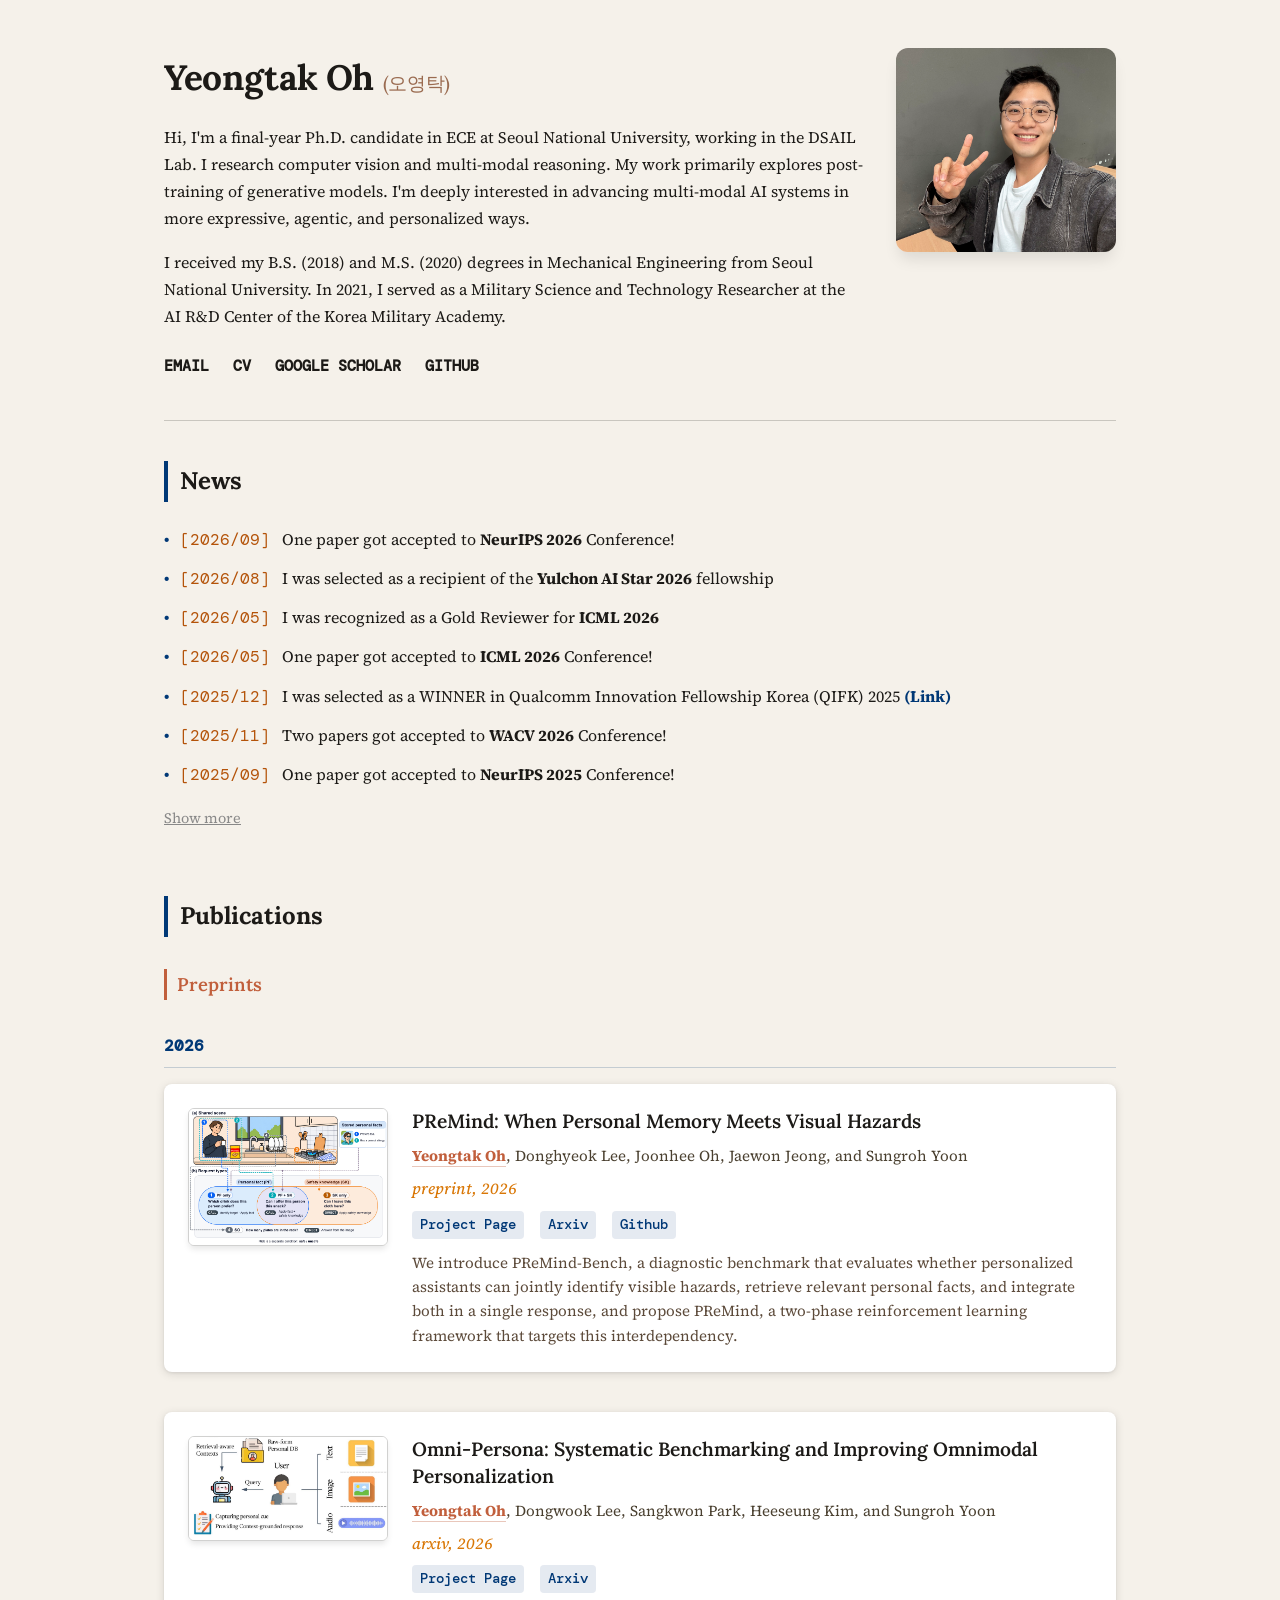
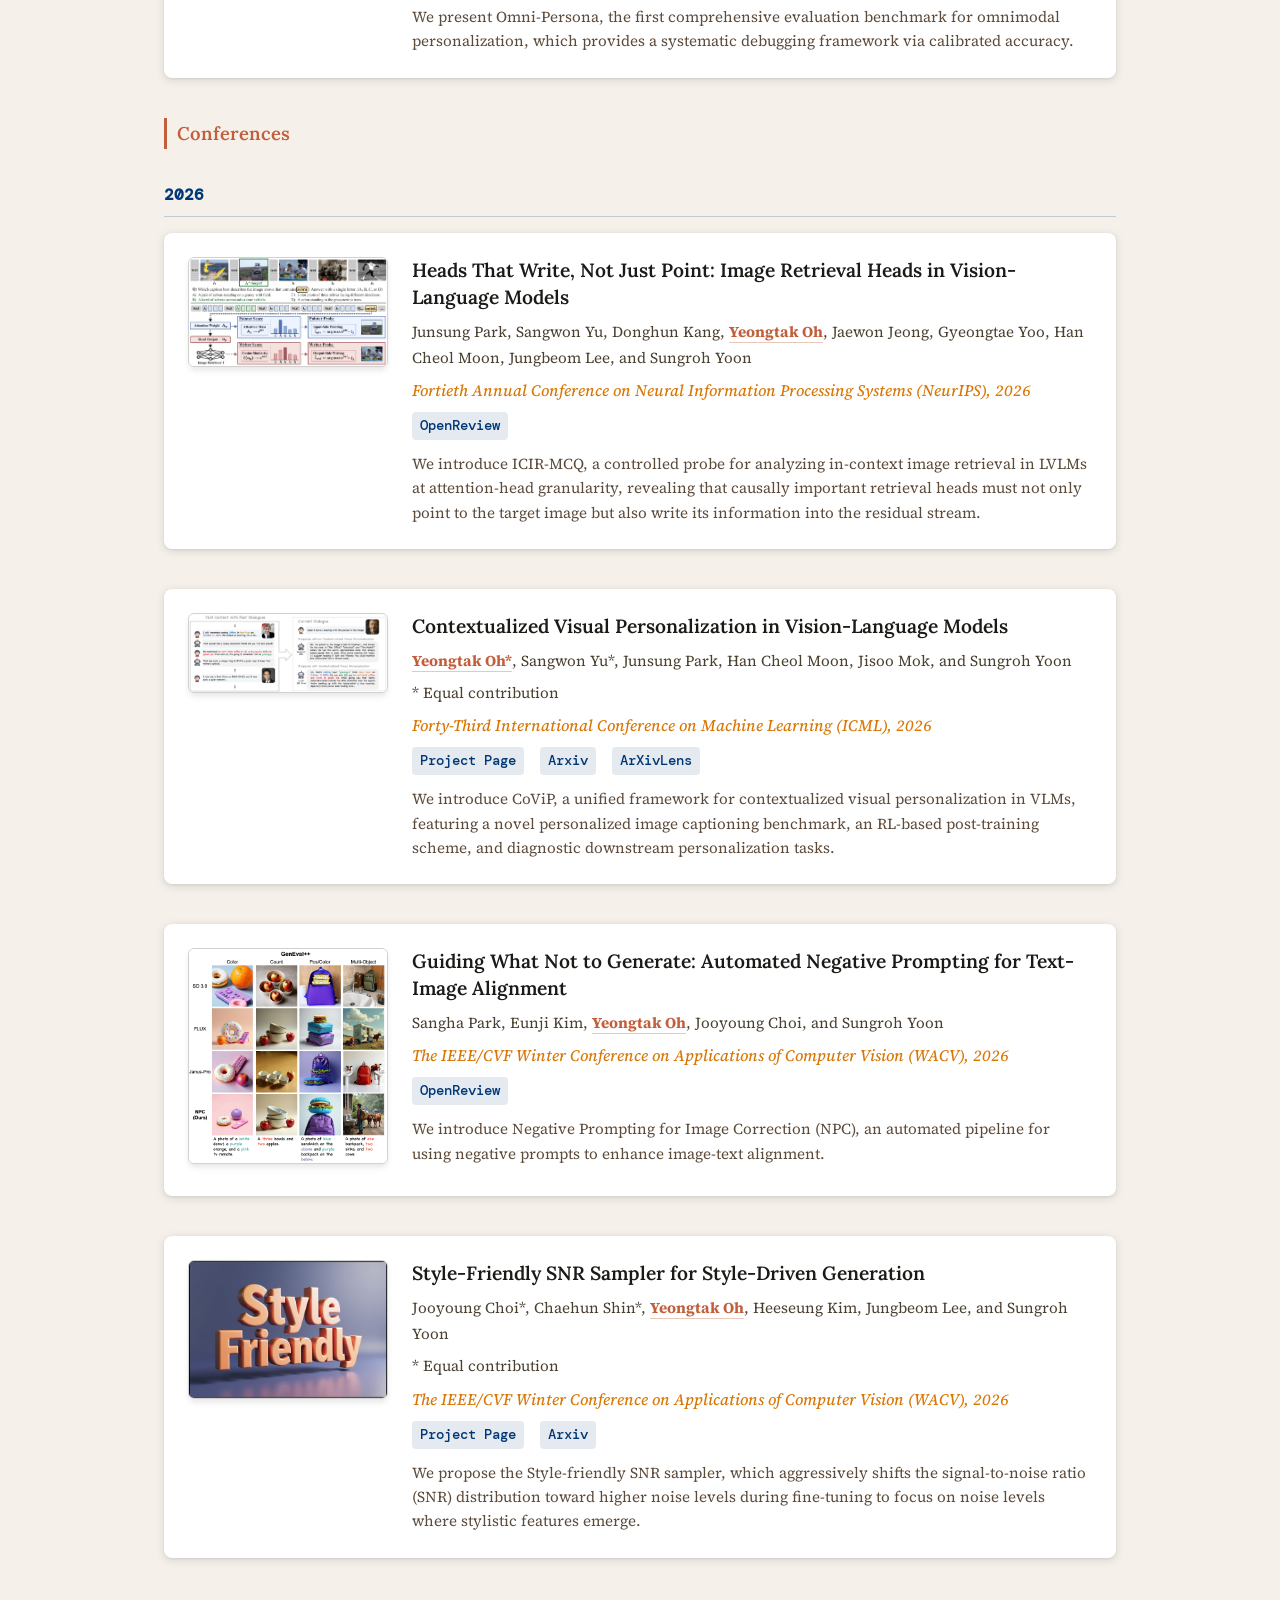
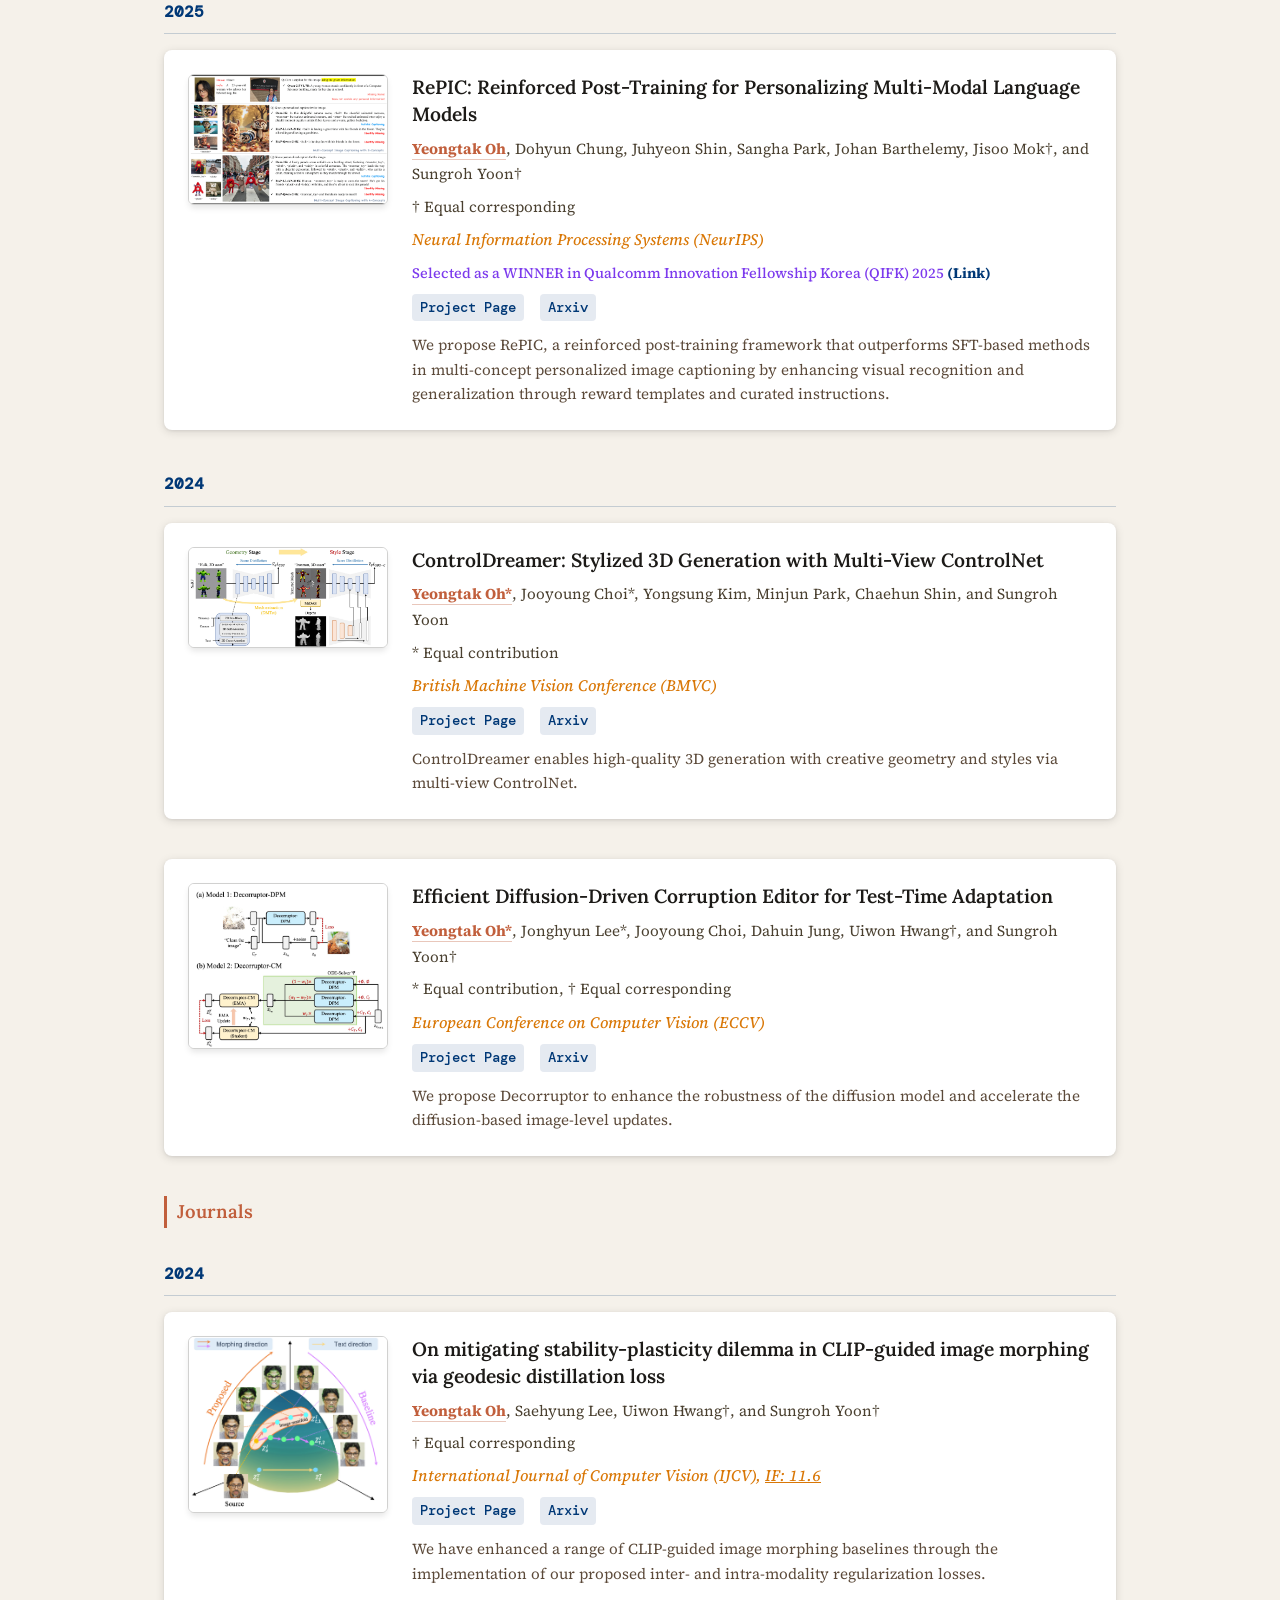
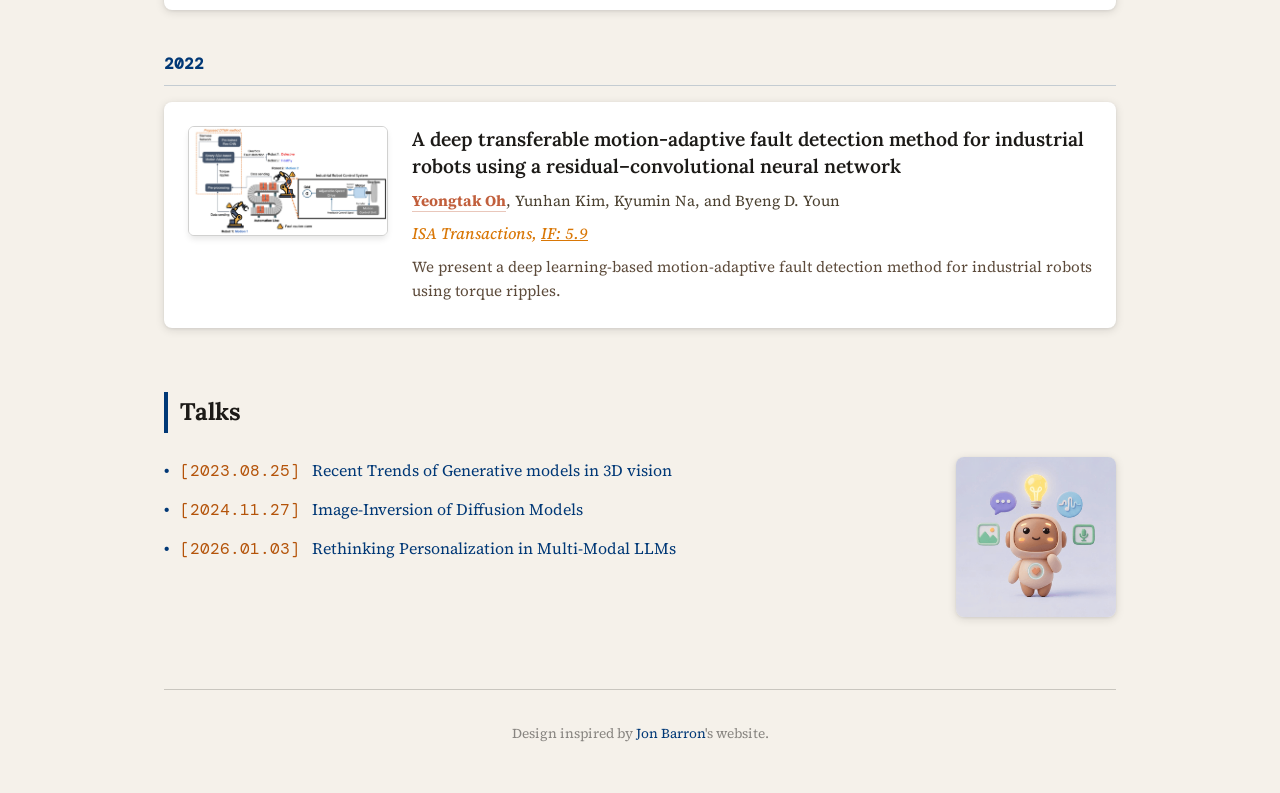
<file: index.html>
<!DOCTYPE HTML>
<html lang="en">
<head>
  <meta http-equiv="Content-Type" content="text/html; charset=UTF-8">
  <meta name="viewport" content="width=device-width, initial-scale=1">
  <title>Yeongtak Oh</title>
  
  <meta name="author" content="Yeongtak Oh">
  <link rel="stylesheet" type="text/css" href="stylesheet.css">
  <link rel="preconnect" href="https://fonts.googleapis.com">
  <link rel="preconnect" href="https://fonts.gstatic.com" crossorigin>
  <link href="https://fonts.googleapis.com/css2?family=Lora:ital,wght@0,400;0,500;0,600;0,700;1,400;1,500&family=Source+Serif+4:ital,opsz,wght@0,8..60,300;0,8..60,400;0,8..60,500;1,8..60,300;1,8..60,400&family=DM+Mono:wght@300;400&display=swap" rel="stylesheet">
  
  <link rel="icon" href="data:image/svg+xml,<svg xmlns=%22http://www.w3.org/2000/svg%22 viewBox=%220 0 100 100%22><rect width=%22100%22 height=%22100%22 rx=%2212%22 fill=%22%231c1a17%22/><text y=%2268%22 x=%2250%22 text-anchor=%22middle%22 font-size=%2248%22 font-family=%22Georgia,serif%22 font-weight=%22bold%22 fill=%22%23f5f0e8%22>YT</text></svg>">
</head>

<body>
  <div class="container">
    
    <header class="profile-section">
      <div class="profile-text">
        <h1 class="name">Yeongtak Oh <span class="korean-name">(오영탁)</span></h1>
        <p class="bio">
          Hi, I'm a final-year Ph.D. candidate in ECE at Seoul National University, working in the DSAIL Lab. I research computer vision and multi-modal reasoning. My work primarily explores post-training of generative models. I'm deeply interested in advancing multi-modal AI systems in more expressive, agentic, and personalized ways.
        </p>
        <p class="bio">
          I received my B.S. (2018) and M.S. (2020) degrees in Mechanical Engineering from Seoul National University. In 2021, I served as a Military Science and Technology Researcher at the AI R&D Center of the Korea Military Academy.
        </p>
        <div class="social-links">
          <a href="mailto:oyt9306@gmail.com">Email</a>
          <a href="data/CV_YeongtakOh.pdf">CV</a>
          <a href="https://scholar.google.co.kr/citations?user=1251qTIAAAAJ&hl=ko" target="_blank" rel="noopener noreferrer">Google Scholar</a>
          <a href="https://github.com/oyt9306" target="_blank" rel="noopener noreferrer">Github</a>
        </div>
      </div>
      <div class="profile-image-wrapper">
        <img src="images/profile_2.jpg" alt="Yeongtak Oh" class="profile-img">
      </div>
    </header>

    <hr class="divider">

    <section class="section news">
      <h2 class="section-title">News</h2>
      <ul class="news-list">
        <li><span class="date">[2026/09]</span> One paper got accepted to <b>NeurIPS 2026</b> Conference!</li>
        <li><span class="date">[2026/08]</span> I was selected as a recipient of the <b>Yulchon AI Star 2026</b> fellowship</li>
        <li><span class="date">[2026/05]</span> I was recognized as a Gold Reviewer for <b>ICML 2026</b></li>
        <li><span class="date">[2026/05]</span> One paper got accepted to <b>ICML 2026</b> Conference!</li>
        <li><span class="date">[2025/12]</span> I was selected as a WINNER in Qualcomm Innovation Fellowship Korea (QIFK) 2025 <a href="https://www.qualcomm.com/research/university-relations/innovation-fellowship/winners" target="_blank" rel="noopener noreferrer"><b>(Link)</b></a></li>
        <li><span class="date">[2025/11]</span> Two papers got accepted to <b>WACV 2026</b> Conference!</li>
        <li><span class="date">[2025/09]</span> One paper got accepted to <b>NeurIPS 2025</b> Conference!</li>
      </ul>
      <ul class="news-list news-hidden" id="news-more" style="display: none;">
        <li><span class="date">[2024/11]</span> One paper got accepted to <b>IJCV 2024</b> Journal!</li>
        <li><span class="date">[2024/07]</span> One paper got accepted to <b>BMVC 2024</b> Conference!</li>
        <li><span class="date">[2024/07]</span> One paper got accepted to <b>ECCV 2024</b> Conference!</li>
      </ul>
      <button id="news-toggle" onclick="(function(){var m=document.getElementById('news-more');var b=document.getElementById('news-toggle');var hidden=m.style.display==='none';m.style.display=hidden?'':'none';b.textContent=hidden?'Show less':'Show more';})()" style="background:none;border:none;padding:4px 0;margin-top:4px;cursor:pointer;font-family:inherit;font-size:0.9em;color:#888;text-decoration:underline;">Show more</button>
    </section>
    
    <section class="section publications">
      <h2 class="section-title">Publications</h2>
      
      <h3 class="subsection-title">Preprints</h3>
      <h3 class="year-heading">2026</h3>
      <article class="paper-entry">
        <div class="paper-img-container">
          <img src="images/premind_teaser.png" alt="PReMind" class="paper-img">
        </div>
        <div class="paper-content">
          <a href="https://oyt9306.github.io/premind.github.io/" class="paper-title">
            PReMind: When Personal Memory Meets Visual Hazards
          </a>
          <p class="authors">
            <span class="me">Yeongtak Oh</span>, Donghyeok Lee, Joonhee Oh, Jaewon Jeong, and Sungroh Yoon
          </p>
          <p class="venue">preprint, 2026</p>
          <div class="links">
            <a href="https://oyt9306.github.io/premind.github.io/" target="_blank" rel="noopener noreferrer">Project Page</a>
            <a href="https://arxiv.org/abs/2611.23808" target="_blank" rel="noopener noreferrer">Arxiv</a>
            <a href="https://github.com/oyt9306/PReMind" target="_blank" rel="noopener noreferrer">Github</a>
          </div>
          <p class="abstract">We introduce PReMind-Bench, a diagnostic benchmark that evaluates whether personalized assistants can jointly identify visible hazards, retrieve relevant personal facts, and integrate both in a single response, and propose PReMind, a two-phase reinforcement learning framework that targets this interdependency.</p>
        </div>
      </article>

      <article class="paper-entry">
        <div class="paper-img-container">
          <img src="images/omnipersona.jpeg" alt="Omni-Persona" class="paper-img">
        </div>
        <div class="paper-content">
          <a href="" class="paper-title">
            Omni-Persona: Systematic Benchmarking and Improving Omnimodal Personalization

          </a>
          <p class="authors">
            <span class="me">Yeongtak Oh</span>, Dongwook Lee, Sangkwon Park, Heeseung Kim, and Sungroh Yoon
          </p>
          <p class="venue">arxiv, 2026</p>
          <div class="links">
            <a href="https://github.com/oyt9306/Omni-Persona/tree/main" target="_blank" rel="noopener noreferrer">Project Page</a>
            <a href="https://arxiv.org/abs/2605.09996v2" target="_blank" rel="noopener noreferrer">Arxiv</a>
          </div>
          <p class="abstract">We present Omni-Persona, the first comprehensive evaluation benchmark for omnimodal personalization, which provides a systematic debugging framework via calibrated accuracy.</p>
        </div>
      </article>
      
      <h3 class="subsection-title">Conferences</h3>

      <h3 class="year-heading">2026</h3>
      <article class="paper-entry">
        <div class="paper-img-container">
          <img src="images/heads_that_write.png" alt="Heads That Write, Not Just Point" class="paper-img">
        </div>
        <div class="paper-content">
          <a href="" class="paper-title">
            Heads That Write, Not Just Point: Image Retrieval Heads in Vision-Language Models
          </a>
          <p class="authors">
            Junsung Park, Sangwon Yu, Donghun Kang, <span class="me">Yeongtak Oh</span>, Jaewon Jeong, Gyeongtae Yoo, Han Cheol Moon, Jungbeom Lee, and Sungroh Yoon
          </p>
          <p class="venue">Fortieth Annual Conference on Neural Information Processing Systems (NeurIPS), 2026</p>
          <div class="links">
            <a href="" target="_blank" rel="noopener noreferrer">OpenReview</a>
          </div>
          <p class="abstract">We introduce ICIR-MCQ, a controlled probe for analyzing in-context image retrieval in LVLMs at attention-head granularity, revealing that causally important retrieval heads must not only point to the target image but also write its information into the residual stream.</p>
        </div>
      </article>

       <article class="paper-entry">
        <div class="paper-img-container">
          <img src="images/figure1.png" alt="CoViP" class="paper-img">
        </div>
        <div class="paper-content">
          <a href="" class="paper-title">
            Contextualized Visual Personalization in Vision-Language Models
          </a>
          <p class="authors">
            <span class="me">Yeongtak Oh*</span>, Sangwon Yu*, Junsung Park, Han Cheol Moon, Jisoo Mok, and Sungroh Yoon
          </p>
          <p class="authors">
            * Equal contribution
          </p>
          <p class="venue">Forty-Third International Conference on Machine Learning (ICML), 2026</p>
          <div class="links">
            <a href="https://oyt9306.github.io/covip.github.io/" target="_blank" rel="noopener noreferrer">Project Page</a>
            <a href="https://arxiv.org/abs/2602.03454" target="_blank" rel="noopener noreferrer">Arxiv</a>
            <a href="https://arxivlens.com/PaperView/Details/contextualized-visual-personalization-in-vision-language-models-8930-37a833cc" target="_blank" rel="noopener noreferrer">ArXivLens</a>
          </div>
          <p class="abstract">We introduce CoViP, a unified framework for contextualized visual personalization in VLMs, featuring a novel personalized image captioning benchmark, an RL-based post-training scheme, and diagnostic downstream personalization tasks.</p>
        </div>
      </article>
      
      <article class="paper-entry">
        <div class="paper-img-container">
          <img src="images/NPC.png" alt="NPC" class="paper-img">
        </div>
        <div class="paper-content">
          <a href="https://openreview.net/forum?id=tlYNuAGmOY&referrer=%5BAuthor%20Console%5D(%2Fgroup%3Fid%3Dthecvf.com%2FWACV%2F2026%2FConference%2FAuthors%23your-submissions)" class="paper-title">
            Guiding What Not to Generate: Automated Negative Prompting for Text-Image Alignment
          </a>
          <p class="authors">
            Sangha Park, Eunji Kim, <span class="me">Yeongtak Oh</span>, Jooyoung Choi, and Sungroh Yoon
          </p>
          <p class="venue">The IEEE/CVF Winter Conference on Applications of Computer Vision (WACV), 2026</p>
          <div class="links">
            <a href="https://openreview.net/forum?id=tlYNuAGmOY&referrer=%5BAuthor%20Console%5D(%2Fgroup%3Fid%3Dthecvf.com%2FWACV%2F2026%2FConference%2FAuthors%23your-submissions)" target="_blank" rel="noopener noreferrer">OpenReview</a>
          </div>
          <p class="abstract">We introduce Negative Prompting for Image Correction (NPC), an automated pipeline for using negative prompts to enhance image-text alignment.</p>
        </div>
      </article>

      <article class="paper-entry">
        <div class="paper-img-container">
          <img src="images/style_friendly.jpg" alt="Style Friendly" class="paper-img">
        </div>
        <div class="paper-content">
          <a href="https://arxiv.org/abs/2411.14793" class="paper-title">
            Style-Friendly SNR Sampler for Style-Driven Generation
          </a>
          <p class="authors">
            Jooyoung Choi*, Chaehun Shin*, <span class="me">Yeongtak Oh</span>, Heeseung Kim, Jungbeom Lee, and Sungroh Yoon
          </p>
          <p class="authors">
            * Equal contribution
          </p>
          <p class="venue">The IEEE/CVF Winter Conference on Applications of Computer Vision (WACV), 2026</p>
          <div class="links">
            <a href="https://stylefriendly.github.io/" target="_blank" rel="noopener noreferrer">Project Page</a>
            <a href="https://arxiv.org/abs/2411.14793" target="_blank" rel="noopener noreferrer">Arxiv</a>
          </div>
          <p class="abstract">We propose the Style-friendly SNR sampler, which aggressively shifts the signal-to-noise ratio (SNR) distribution toward higher noise levels during fine-tuning to focus on noise levels where stylistic features emerge.</p>
        </div>
      </article>

      <h3 class="year-heading">2025</h3>

      <article class="paper-entry">
        <div class="paper-img-container">
          <img src="images/teaser_renew_1-1.png" alt="RePIC" class="paper-img">
        </div>
        <div class="paper-content">
          <a href="https://arxiv.org/abs/2506.18369" class="paper-title">
            RePIC: Reinforced Post-Training for Personalizing Multi-Modal Language Models
          </a>
          <p class="authors">
            <span class="me">Yeongtak Oh</span>, Dohyun Chung, Juhyeon Shin, Sangha Park, Johan Barthelemy, Jisoo Mok†, and Sungroh Yoon†
          </p>
          <p class="authors">
            † Equal corresponding
          </p>
          <p class="venue">Neural Information Processing Systems (NeurIPS)</p>
          <p class="highlight-text">
            Selected as a WINNER in Qualcomm Innovation Fellowship Korea (QIFK) 2025 <a href="https://www.qualcomm.com/research/university-relations/innovation-fellowship/winners" target="_blank" rel="noopener noreferrer"><b>(Link)</b></a>
          </p>
          <div class="links">
            <a href="https://github.com/oyt9306/RePIC" target="_blank" rel="noopener noreferrer">Project Page</a>
            <a href="https://arxiv.org/abs/2506.18369" target="_blank" rel="noopener noreferrer">Arxiv</a>
          </div>
          <p class="abstract">We propose RePIC, a reinforced post-training framework that outperforms SFT-based methods in multi-concept personalized image captioning by enhancing visual recognition and generalization through reward templates and curated instructions.</p>
        </div>
      </article>

      <h3 class="year-heading">2024</h3>

      <article class="paper-entry">
        <div class="paper-img-container">
          <img src="images/controldreamer.jpg" alt="ControlDreamer" class="paper-img">
        </div>
        <div class="paper-content">
          <a href="https://controldreamer.github.io/" class="paper-title">
            ControlDreamer: Stylized 3D Generation with Multi-View ControlNet
          </a>
          <p class="authors">
            <span class="me">Yeongtak Oh*</span>, Jooyoung Choi*, Yongsung Kim, Minjun Park, Chaehun Shin, and Sungroh Yoon
          </p>
          <p class="authors">
            * Equal contribution
          </p>
          <p class="venue">British Machine Vision Conference (BMVC)</p>
          <div class="links">
            <a href="https://controldreamer.github.io/" target="_blank" rel="noopener noreferrer">Project Page</a>
            <a href="https://arxiv.org/abs/2312.01129" target="_blank" rel="noopener noreferrer">Arxiv</a>
          </div>
          <p class="abstract">ControlDreamer enables high-quality 3D generation with creative geometry and styles via multi-view ControlNet.</p>
        </div>
      </article>

      <article class="paper-entry">
        <div class="paper-img-container">
          <img src="images/decorruptor.jpg" alt="Decorruptor" class="paper-img">
        </div>
        <div class="paper-content">
          <a href="https://arxiv.org/pdf/2403.10911.pdf" class="paper-title">
            Efficient Diffusion-Driven Corruption Editor for Test-Time Adaptation
          </a>
          <p class="authors">
            <span class="me">Yeongtak Oh*</span>, Jonghyun Lee*, Jooyoung Choi, Dahuin Jung, Uiwon Hwang†, and Sungroh Yoon†
          </p>
          <p class="authors">
            * Equal contribution, † Equal corresponding
          </p>
          <p class="venue">European Conference on Computer Vision (ECCV)</p>
          <div class="links">
            <a href="https://github.com/oyt9306/Decorruptor" target="_blank" rel="noopener noreferrer">Project Page</a>
            <a href="https://arxiv.org/abs/2403.10911" target="_blank" rel="noopener noreferrer">Arxiv</a>
          </div>
          <p class="abstract">We propose Decorruptor to enhance the robustness of the diffusion model and accelerate the diffusion-based image-level updates.</p>
        </div>
      </article>

      <h3 class="subsection-title">Journals</h3>
      
      <h3 class="year-heading">2024</h3>
       <article class="paper-entry">
        <div class="paper-img-container">
          <img src="images/main.jpeg" alt="Geodesic Distillation" class="paper-img">
        </div>
        <div class="paper-content">
          <a href="https://arxiv.org/pdf/2401.10526.pdf" class="paper-title">
            On mitigating stability-plasticity dilemma in CLIP-guided image morphing via geodesic distillation loss
          </a>
          <p class="authors">
            <span class="me">Yeongtak Oh</span>, Saehyung Lee, Uiwon Hwang†, and Sungroh Yoon†
          </p>
          <p class="authors">
            † Equal corresponding
          </p>
          <p class="venue">International Journal of Computer Vision (IJCV), <u>IF: 11.6</u></p>
          <div class="links">
            <a href="https://github.com/oyt9306/geodesic-CLIP" target="_blank" rel="noopener noreferrer">Project Page</a>
            <a href="https://arxiv.org/pdf/2401.10526.pdf" target="_blank" rel="noopener noreferrer">Arxiv</a>
          </div>
          <p class="abstract">We have enhanced a range of CLIP-guided image morphing baselines through the implementation of our proposed inter- and intra-modality regularization losses.</p>
        </div>
      </article>

      <h3 class="year-heading">2022</h3>
      <article class="paper-entry">
       <div class="paper-img-container">
         <img src="images/dtma_overview.jpg" alt="Fault Detection" class="paper-img">
       </div>
       <div class="paper-content">
         <a href="https://www.sciencedirect.com/science/article/pii/S0019057821005899" class="paper-title">
           A deep transferable motion-adaptive fault detection method for industrial robots using a residual–convolutional neural network
         </a>
         <p class="authors">
           <span class="me">Yeongtak Oh</span>, Yunhan Kim, Kyumin Na, and Byeng D. Youn
         </p>
         <p class="venue">ISA Transactions, <u>IF: 5.9</u></p>
         <p class="abstract">We present a deep learning-based motion-adaptive fault detection method for industrial robots using torque ripples.</p>
       </div>
     </article>
    </section>

    <section class="section talks">
      <h2 class="section-title">Talks</h2>
      <div class="talks-layout">
        <ul class="talk-list">
          <li>
            <span class="date">[2023.08.25]</span>
            <a href="https://drive.google.com/file/d/1_dbjySNl0oDJxaionc6TtLJNqGOM6M_d/view?usp=sharing" target="_blank" rel="noopener noreferrer">Recent Trends of Generative models in 3D vision</a>
          </li>
          <li>
            <span class="date">[2024.11.27]</span>
            <a href="https://drive.google.com/file/d/1eijsEbBvf3M30DfaHcYXIr4s1s0dc0fM/view?usp=sharing" target="_blank" rel="noopener noreferrer">Image-Inversion of Diffusion Models</a>
          </li>
          <li>
            <span class="date">[2026.01.03]</span>
            <a href="https://drive.google.com/file/d/1fpk9ZKBJ1HiIRAJjywDR9yOp3PYpmgaa/view?usp=sharing" target="_blank" rel="noopener noreferrer">Rethinking Personalization in Multi-Modal LLMs</a>
          </li>
        </ul>
        <div class="talks-gif-wrapper">
          <img src="images/omniagent.gif" alt="OmniAgent Demo" class="talks-gif">
        </div>
      </div>
    </section>

    <!-- <section class="section miscellaneous">
      <h2 class="section-title">Miscellaneous</h2>
      <ul class="misc-list">
        <li>
          <a href="https://oyt9306.github.io/renew-when2meet.github.io/" target="_blank" rel="noopener noreferrer"><b>Renew When2meet</b></a>
        </li>
      </ul>
    </section> -->

    <footer class="footer">
      <p>
        Design inspired by <a href="https://jonbarron.info/" target="_blank" rel="noopener noreferrer">Jon Barron</a>'s website.
      </p>
    </footer>

  </div>
</body>
</html>
</file>
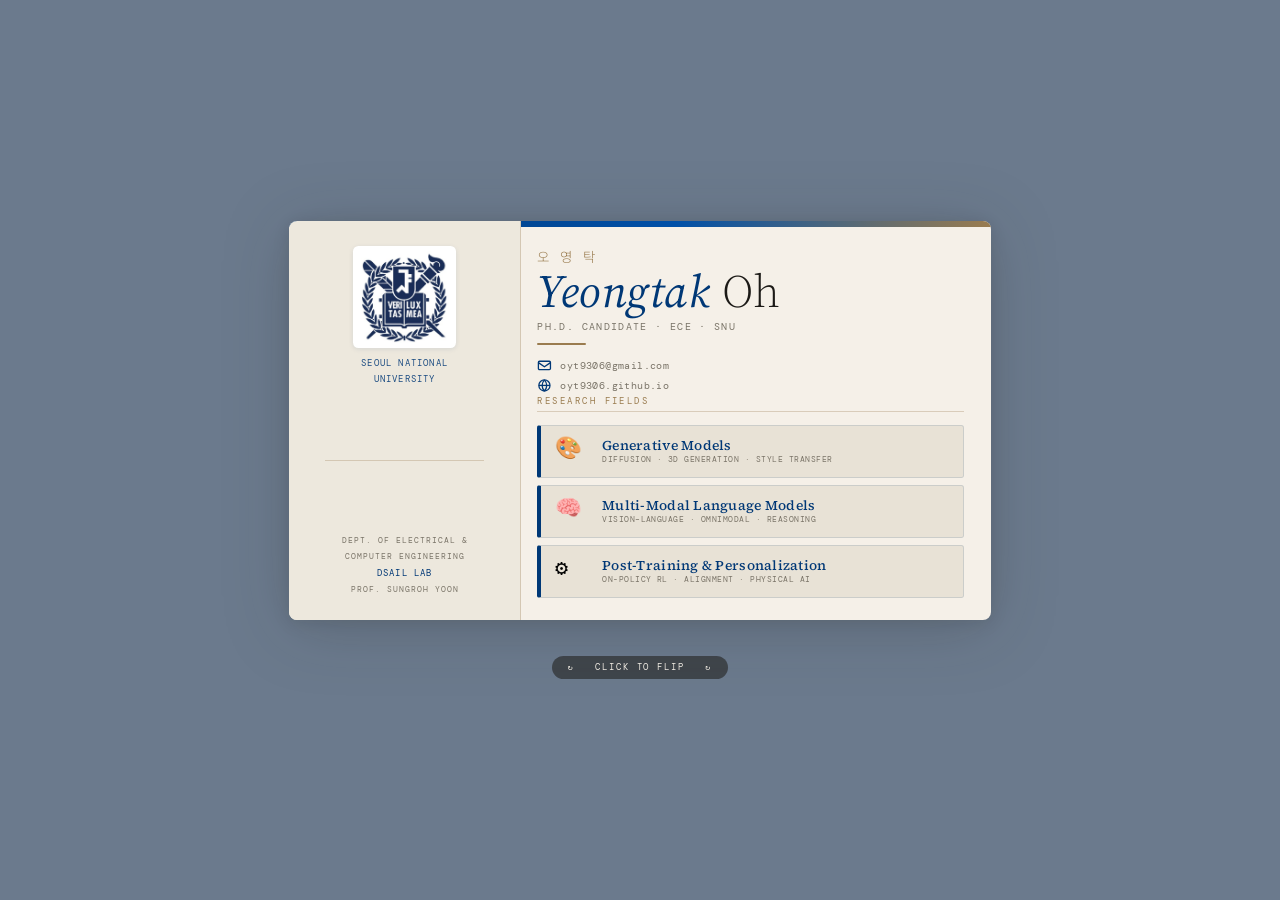
<file: data/business_card.html>
<!DOCTYPE html>
<html lang="en">
<head>
<meta charset="UTF-8">
<meta name="viewport" content="width=device-width, initial-scale=1.0">
<title>Business Card – Yeongtak Oh</title>
<link href="https://fonts.googleapis.com/css2?family=Lora:ital,wght@0,400;0,500;0,600;1,400;1,500&family=Source+Serif+4:ital,opsz,wght@0,8..60,300;0,8..60,400;0,8..60,500;1,8..60,300;1,8..60,400&family=DM+Mono:wght@300;400&family=Noto+Sans+KR:wght@300;400&display=swap" rel="stylesheet">
<style>
  :root {
    --ivory:      #f5f0e8;
    --ivory2:     #ede8dd;
    --ivory3:     #e8e2d6;
    --snu-blue:   #003876;
    --snu-blue2:  #0050a8;
    --snu-gold:   #9a7c4f;
    --snu-gold-l: #c4a06a;
    --ink:        #1c1a17;
    --ink-soft:   #3d3830;
    --ink-dim:    #7a7468;
    --rule:       rgba(0,56,118,0.13);
    --rule-sepia: rgba(154,124,79,0.3);
    --bg-body:    #6B7A8D;
  }

  * { margin:0; padding:0; box-sizing:border-box; }

  body {
    background: var(--bg-body);
    min-height: 100vh;
    display: flex;
    flex-direction: column;
    align-items: center;
    justify-content: center;
    font-family: 'DM Mono', monospace;
    padding: 48px 24px;
    gap: 36px;
    overflow-x: hidden;
  }

  /* ══ Card scene ══ */
  .card-scene {
    width: 520px;
    height: 295px;
    perspective: 1400px;
    cursor: pointer;
    transition: transform 0.25s ease;
    filter: drop-shadow(0 6px 24px rgba(28,26,23,0.18)) drop-shadow(0 2px 6px rgba(28,26,23,0.10));
  }
  .card-scene:hover {
    transform: translateY(-4px);
    filter: drop-shadow(0 14px 40px rgba(28,26,23,0.22)) drop-shadow(0 2px 8px rgba(28,26,23,0.12));
  }
  .card-scene.flipped .card-inner { transform: rotateY(180deg); }

  .card-inner {
    width: 100%; height: 100%;
    position: relative;
    transform-style: preserve-3d;
    transition: transform 0.85s cubic-bezier(0.77,0,0.18,1);
  }

  .card-face {
    position: absolute; inset: 0;
    border-radius: 6px;
    overflow: hidden;
    backface-visibility: hidden;
    -webkit-backface-visibility: hidden;
    background: var(--ivory);
  }

  /* ═══════════ FRONT ═══════════ */
  .front-bar {
    position: absolute; top:0; left:0; right:0; height:4px;
    background: linear-gradient(90deg, var(--snu-blue) 0%, var(--snu-blue2) 55%, var(--snu-gold) 100%);
  }

  .left-panel {
    position: absolute; top:0; left:0; bottom:0; width:172px;
    background: var(--ivory2);
    border-right: 1px solid var(--rule-sepia);
    display: flex; flex-direction: column;
    align-items: center; justify-content: space-between;
    padding: 18px 12px 16px;
  }

  .snu-logo-wrap {
    display: flex; flex-direction: column; align-items: center; gap: 6px;
  }

  .snu-svg-box {
    width: 76px; height: 76px;
    background: white; border-radius: 4px;
    display: flex; align-items: center; justify-content: center;
    padding: 4px;
    box-shadow: 0 1px 4px rgba(0,56,118,0.10);
  }
  .snu-svg-box img { width: 68px; height: 68px; object-fit: contain; }

  .snu-name {
    font-family: 'DM Mono', monospace;
    font-size: 6.8px; letter-spacing: 0.13em;
    color: var(--snu-blue); text-align: center;
    line-height: 1.7; text-transform: uppercase; opacity: 0.88;
  }

  .left-rule { width: 80%; height: 1px; background: var(--rule-sepia); flex-shrink: 0; }

  .dept-block {
    display: flex; flex-direction: column; align-items: center; gap: 0; text-align: center;
  }
  .dept-block span {
    font-family: 'DM Mono', monospace;
    font-size: 6.2px; letter-spacing: 0.12em;
    color: var(--ink-dim); line-height: 1.9; text-transform: uppercase;
  }
  .dept-block .lab { color: var(--snu-blue); font-size: 6.8px; font-weight: 400; }

  .front-right {
    position: absolute; left: 184px; top: 0; bottom: 0; right: 0;
    display: flex; flex-direction: column; justify-content: space-between;
    padding: 18px 20px 16px 0;
  }

  .name-kr {
    font-family: 'Noto Sans KR', sans-serif; font-weight: 300;
    font-size: 10px; letter-spacing: 0.28em;
    color: var(--snu-gold); margin-bottom: 2px;
  }
  .name-en {
    font-family: 'Source Serif 4', serif;
    font-size: 34px; font-weight: 300; color: var(--ink);
    letter-spacing: 0.01em; line-height: 1; margin-bottom: 4px;
  }
  .name-en em { font-style: italic; font-weight: 400; color: var(--snu-blue); }

  .role-line {
    font-family: 'DM Mono', monospace;
    font-size: 7.2px; letter-spacing: 0.14em;
    color: var(--ink-dim); text-transform: uppercase; margin-bottom: 8px;
  }
  .gold-rule { width: 36px; height: 1.5px; background: var(--snu-gold); border-radius: 2px; margin-bottom: 9px; }

  .contact-block { display: flex; flex-direction: column; gap: 4px; }
  .contact-row {
    display: flex; align-items: center; gap: 6px;
    font-family: 'DM Mono', monospace;
    font-size: 7.5px; color: var(--ink-dim); letter-spacing: 0.04em;
  }
  .c-icon { width: 11px; height: 11px; fill: none; stroke: var(--snu-blue); stroke-width: 1.4; flex-shrink: 0; }

  /* Research pillars — icon is now an <img> not emoji */
  .pillars { display: flex; flex-direction: column; gap: 5px; }
  .pillar {
    display: flex; align-items: center; gap: 9px;
    padding: 6px 10px;
    background: var(--ivory3);
    border: 1px solid rgba(0,56,118,0.12);
    border-left: 3px solid var(--snu-blue);
    border-radius: 2px;
  }
  .pillar-icon { width: 26px; height: 26px; flex-shrink: 0; display: block; }
  .pillar-text { display: flex; flex-direction: column; }
  .pillar-title {
    font-family: 'Source Serif 4', serif;
    font-size: 10px; font-weight: 500; color: var(--snu-blue);
    letter-spacing: 0.02em; line-height: 1.2;
  }
  .pillar-sub {
    font-family: 'DM Mono', monospace;
    font-size: 6px; color: var(--ink-dim); letter-spacing: 0.06em; text-transform: uppercase;
  }

  /* ═══════════ BACK ═══════════ */
  .card-back { background: var(--ivory); transform: rotateY(180deg); }

  .back-bar {
    position: absolute; top:0; left:0; right:0; height:4px;
    background: linear-gradient(90deg, var(--snu-gold) 0%, var(--snu-blue2) 60%, var(--snu-blue) 100%);
  }

  .back-content {
    position: absolute; inset: 0;
    padding: 18px 24px 16px;
    display: flex; flex-direction: column;
  }

  .back-top {
    display: flex; align-items: flex-start; justify-content: space-between;
    margin-bottom: 10px;
  }

  .back-name {
    font-family: 'Source Serif 4', serif;
    font-size: 19px; font-weight: 400; color: var(--ink); letter-spacing: 0.01em;
  }
  .back-name em { font-style: italic; color: var(--snu-blue); }

  .back-role {
    font-family: 'DM Mono', monospace;
    font-size: 6.2px; letter-spacing: 0.14em;
    color: var(--ink-dim); text-transform: uppercase; margin-top: 2px;
  }
  .back-role.grad { color: var(--snu-blue); opacity: 0.8; }

  .qr-wrap {
    width: 54px; height: 54px;
    border: 1px solid var(--rule-sepia); border-radius: 3px;
    background: white; padding: 3px; flex-shrink: 0;
    display: flex; flex-direction: column; align-items: center; gap: 2px;
  }
  .qr-wrap img { width: 42px; height: 42px; object-fit: contain; display: block; }
  .qr-label {
    font-family: 'DM Mono', monospace;
    font-size: 5px; letter-spacing: 0.1em;
    color: var(--ink-dim); text-transform: uppercase; text-align: center;
  }

  .sec-label {
    font-family: 'DM Mono', monospace;
    font-size: 6.5px; letter-spacing: 0.28em;
    color: var(--snu-gold); text-transform: uppercase;
    border-bottom: 1px solid var(--rule-sepia);
    padding-bottom: 3px; margin-bottom: 7px;
  }
  .sec-label .note {
    font-size: 5.5px; letter-spacing: 0.1em;
    color: var(--ink-dim); text-transform: none;
    font-style: italic; margin-left: 5px;
  }

  .vision-box {
    background: var(--ivory2); border-left: 2.5px solid var(--snu-blue);
    border-radius: 2px; padding: 6px 10px; margin-bottom: 9px;
  }
  .vision-text {
    font-family: 'Source Serif 4', serif; font-style: italic;
    font-size: 9px; font-weight: 300; color: var(--ink-soft); line-height: 1.65; letter-spacing: 0.01em;
  }

  /* Publications — "Oh et al." format */
  .pubs-list { display: flex; flex-direction: column; gap: 4px; margin-bottom: 8px; }
  .pub-row { display: flex; align-items: flex-start; gap: 7px; }
  .pub-venue {
    font-family: 'DM Mono', monospace;
    font-size: 6px; color: white; background: var(--snu-blue);
    padding: 1.5px 5px; border-radius: 2px;
    letter-spacing: 0.06em; flex-shrink: 0;
    line-height: 1.4; white-space: nowrap;
    margin-top: 1px;
  }
  .pub-venue.gold { background: var(--snu-gold); }
  .pub-venue.preprint { background: var(--snu-gold-l); }
  .pub-body {
    display: flex; flex-direction: column; gap: 0;
  }
  .pub-author {
    font-family: 'DM Mono', monospace;
    font-size: 7px; font-weight: 400;
    color: var(--snu-blue); letter-spacing: 0.02em; line-height: 1.3;
  }
  .pub-title-text {
    font-family: 'Source Serif 4', serif; font-style: italic;
    font-size: 7.8px; font-weight: 300; color: var(--ink-soft);
    letter-spacing: 0.01em; line-height: 1.35;
  }

  .back-footer {
    display: flex; align-items: center; justify-content: space-between;
    padding-top: 7px; border-top: 1px solid var(--rule); margin-top: auto;
  }
  .footer-left {
    display: flex; align-items: center; gap: 6px;
    font-family: 'DM Mono', monospace;
    font-size: 6.2px; letter-spacing: 0.1em;
    color: var(--ink-dim); text-transform: uppercase;
  }
  .footer-dot { width: 5px; height: 5px; border-radius: 50%; background: var(--snu-gold); flex-shrink: 0; }
  .footer-right {
    font-family: 'DM Mono', monospace;
    font-size: 6.2px; letter-spacing: 0.1em;
    color: var(--snu-blue); opacity: 0.75;
  }

  .flip-hint {
    font-family: 'DM Mono', monospace;
    font-size: 8.5px; letter-spacing: 0.22em;
    color: #f5f0e8; text-transform: uppercase; text-align: center;
    background: rgba(28,26,23,0.55);
    padding: 6px 16px;
    border-radius: 20px;
    animation: blink 3.5s ease-in-out infinite;
  }
  @keyframes blink { 0%,100%{opacity:.35} 50%{opacity:.8} }
</style>
</head>
<body>

<div class="card-scene" id="card" onclick="this.classList.toggle('flipped')">
<div class="card-inner">

  <!-- ════ FRONT ════ -->
  <div class="card-face card-front">
    <div class="front-bar"></div>

    <div class="left-panel">
      <div class="snu-logo-wrap">
        <!-- White box with SVG logo embedded as data URI -->
        <div class="snu-svg-box">
          <img src="[data-uri]" alt="SNU Emblem">
        </div>
        <div class="snu-name">Seoul National<br>University</div>
      </div>
      <div class="left-rule"></div>
      <div class="dept-block">
        <span>Dept. of Electrical &amp;</span>
        <span>Computer Engineering</span>
        <span class="lab">DSAIL Lab</span>
        <span>Prof. Sungroh Yoon</span>
      </div>
    </div>

    <div class="front-right">
      <div>
        <div class="name-kr">오 영 탁</div>
        <div class="name-en"><em>Yeongtak</em> Oh</div>
        <div class="role-line">Ph.D. Candidate · ECE · SNU</div>
        <div class="gold-rule"></div>
        <div class="contact-block">
          <div class="contact-row">
            <svg class="c-icon" viewBox="0 0 16 16"><rect x="1.5" y="3.5" width="13" height="9" rx="1.2"/><path d="M1.5 5 L8 9.5 L14.5 5"/></svg>
            oyt9306@gmail.com
          </div>
          <div class="contact-row">
            <svg class="c-icon" viewBox="0 0 16 16"><circle cx="8" cy="8" r="6"/><path d="M8 2C8 2 5.5 5 5.5 8S8 14 8 14"/><path d="M8 2C8 2 10.5 5 10.5 8S8 14 8 14"/><path d="M2 8h12"/></svg>
            oyt9306.github.io
          </div>
        </div>
      </div>

      <div class="sec-label">
        Research Fields
      </div>

      <div class="pillars">
        <div class="pillar">
          <span class="pillar-icon">🎨</span>
          <div class="pillar-text">
            <div class="pillar-title">Generative Models</div>
            <div class="pillar-sub">Diffusion · 3D Generation · Style Transfer</div>
          </div>
        </div>
        <div class="pillar">
          <span class="pillar-icon">🧠</span>
          <div class="pillar-text">
            <div class="pillar-title">Multi-Modal Language Models</div>
            <div class="pillar-sub">Vision–Language · Omnimodal · Reasoning</div>
          </div>
        </div>
        <div class="pillar">
          <span class="pillar-icon">⚙️</span>
          <div class="pillar-text">
            <div class="pillar-title">Post-Training &amp; Personalization</div>
            <div class="pillar-sub">On-Policy RL · Alignment · Physical AI</div>
          </div>
        </div>
      </div>
    </div>
  </div>


  <!-- ════ BACK ════ -->
  <div class="card-face card-back">
    <div class="back-bar"></div>

    <div class="back-content">

      <div class="back-top">
        <div class="back-name-block">
          <div class="back-name"><em>Yeongtak</em> Oh &nbsp;<span style="font-family:'Noto Sans KR';font-weight:300;font-size:12px;color:var(--snu-gold);">오영탁</span></div>
          <div class="back-role">Ph.D. Candidate · DSAIL · Seoul National University</div>
          <div class="back-role grad" style="margin-top:2px;">Expected Graduation: August 2027</div>
        </div>
        <div style="display:flex;flex-direction:column;align-items:center;gap:3px;">
          <div class="qr-wrap">
            <img src="[data-uri]" alt="QR">
            <div class="qr-label">Homepage</div>
          </div>
        </div>
      </div>

      <div class="sec-label">Research Vision</div>
      <div class="vision-box">
        <div class="vision-text">"Building AI that perceives, reasons, and interacts in personalized, human-aligned ways — through expressive post-training of generative and multi-modal systems."</div>
      </div>

      <div class="sec-label">
        Selected Publications
        <span class="note">(First Author Only)</span>
      </div>
      <div class="pubs-list">

        <div class="pub-row">
          <span class="pub-venue">ICML '26</span>
          <div class="pub-body">
            <div class="pub-title-text">Contextualized Visual Personalization in Vision-Language Models</div>
          </div>
        </div>

        <div class="pub-row">
          <span class="pub-venue">NeurIPS '25</span>
          <div class="pub-body">
            <div class="pub-title-text">RePIC: Reinforced Post-Training for Personalizing Multi-Modal Language Models</div>
          </div>
        </div>

        <div class="pub-row">
          <span class="pub-venue">ECCV '24</span>
          <div class="pub-body">
            <div class="pub-title-text">Efficient Diffusion-Driven Corruption Editor for Test-Time Adaptation</div>
          </div>
        </div>

        <div class="pub-row">
          <span class="pub-venue">BMVC '24</span>
          <div class="pub-body">
            <div class="pub-title-text">ControlDreamer: Blending Geometry and Style in Text-to-3D</div>
          </div>
        </div>

        <div class="pub-row">
          <span class="pub-venue gold">IJCV '24</span>
          <div class="pub-body">
            <div class="pub-title-text">On Mitigating Stability-Plasticity Dilemma in CLIP-Guided Image Morphing</div>
          </div>
        </div>

      </div>

      <div class="back-footer">
        <div class="footer-left">
          <div class="footer-dot"></div>
          ECE · Seoul National University · DSAIL Lab
        </div>
        <div class="footer-right">oyt9306.github.io</div>
      </div>

    </div>
  </div>

</div>
</div>

<div class="flip-hint">↻ &nbsp; click to flip &nbsp; ↻</div>

<script>
  const CARD_NATURAL_WIDTH = 520;
  const MAX_ZOOM = 1.35;
  const H_PADDING = 48; // 24px * 2 (body padding)

  function scaleCard() {
    const card = document.getElementById('card');
    const available = window.innerWidth - H_PADDING;
    const zoom = Math.min(MAX_ZOOM, available / CARD_NATURAL_WIDTH);
    card.style.zoom = zoom;
  }

  scaleCard();
  window.addEventListener('resize', scaleCard);
  window.addEventListener('orientationchange', function () {
    setTimeout(scaleCard, 100); // orientationchange fires before resize completes
  });
</script>

</body>
</html>
</file>
<file: stylesheet.css>
/* Reset & Base Styles */
:root {
  --font-main: 'Source Serif 4', 'Lora', Georgia, serif;
  --font-heading: 'Lora', Georgia, serif;
  --font-mono: 'DM Mono', 'Courier New', monospace;
  --color-bg: #f5f1ea;         /* light warm ivory */
  --color-text: #1c1a17;       /* 딥 잉크 */
  --color-heading: #1c1a17;
  --color-accent: #003876;     /* 딥 네이비 (오렌지 배경에 잘 어울림) */
  --color-accent-hover: #0050a8;
  --color-highlight: rgba(255,255,255,0.18);
  --color-border: rgba(28,26,23,0.20);
  --max-width: 1000px;
}

* {
  box-sizing: border-box;
  margin: 0;
  padding: 0;
}

body {
  font-family: var(--font-main);
  background-color: var(--color-bg);
  color: var(--color-text);
  line-height: 1.7;
  font-size: 16px;
  -webkit-font-smoothing: antialiased;
}

a {
  color: var(--color-accent);
  text-decoration: none;
  transition: color 0.2s ease;
}

a:hover {
  color: var(--color-accent-hover);
  text-decoration: underline;
}

/* Layout */
.container {
  max-width: var(--max-width);
  margin: 0 auto;
  padding: 3rem 1.5rem;
}

/* Profile Header */
.profile-section {
  display: flex;
  justify-content: space-between;
  align-items: flex-start;
  gap: 2rem;
  margin-bottom: 2.5rem;
}

.profile-text {
  flex: 1;
}

.name {
  font-family: var(--font-heading);
  font-size: 2.2rem;
  font-weight: 700;
  color: var(--color-heading);
  margin-bottom: 1rem;
  letter-spacing: -0.01em;
}

.korean-name {
  font-size: 1.2rem;
  font-weight: 400;
  color: #9A6B50;
}

.bio {
  margin-bottom: 1rem;
}

.btn-business-card {
  display: inline-block;
  padding: 2px 10px;
  background-color: #1c1a17;
  color: #f5f0e8 !important;
  border-radius: 4px;
  font-family: var(--font-mono);
  font-size: 0.85rem;
  font-weight: 400;
  letter-spacing: 0.06em;
  text-transform: uppercase;
  text-decoration: none;
  border-bottom: none !important;
  transition: background-color 0.2s ease, transform 0.15s ease;
}

.btn-business-card:hover {
  background-color: #3d3830;
  text-decoration: none !important;
  transform: translateY(-1px);
  color: #f5f0e8 !important;
  border-bottom: none !important;
}

.social-links {
  margin-top: 1.5rem;
  font-family: var(--font-mono);
  font-size: 0.95rem;
}

.social-links a {
  margin-right: 15px;
  text-transform: uppercase;
  font-weight: 600;
  color: var(--color-text);
  border-bottom: 1px solid transparent;
}

.social-links a:hover {
  color: var(--color-accent);
  border-bottom-color: var(--color-accent);
  text-decoration: none;
}

.profile-image-wrapper {
  flex-shrink: 0;
  width: 220px;
}

.profile-img {
  width: 100%;
  border-radius: 12px; /* 둥근 모서리 */
  box-shadow: 0 10px 15px -3px rgba(0, 0, 0, 0.1);
  transition: transform 0.2s ease;
}

.profile-img:hover {
  transform: translateY(-2px);
}

/* Divider */
.divider {
  border: 0;
  border-top: 1px solid var(--color-border);
  margin: 2.5rem 0;
}

/* Sections */
.section {
  margin-bottom: 4rem;
}

.section-title {
  font-family: var(--font-heading);
  font-size: 1.5rem;
  font-weight: 700;
  color: var(--color-heading);
  margin-bottom: 1.5rem;
  border-left: 4px solid var(--color-accent);
  padding-left: 12px;
}

.year-heading {
  font-family: var(--font-mono);
  font-size: 1rem;
  color: var(--color-accent);
  margin: 2rem 0 1rem 0;
  border-bottom: 1px solid rgba(0,56,118,0.20);
  padding-bottom: 0.5rem;
}

/* News List */
.news-list {
  list-style: none;
}

.news-list li {
  margin-bottom: 0.75rem;
  padding-left: 1rem;
  position: relative;
}

.news-list li::before {
  content: "•";
  color: var(--color-accent);
  position: absolute;
  left: 0;
  font-weight: bold;
}

.news-list .date {
  font-family: var(--font-mono);
  font-weight: 400;
  color: #B45309;
  margin-right: 8px;
}

/* Publications (The Core) */
.paper-entry {
  display: flex;
  gap: 1.5rem;
  margin-bottom: 2.5rem;
  padding: 1.5rem;
  border-radius: 8px;
  background-color: #ffffff;
  box-shadow: 0 2px 10px rgba(28,26,23,0.12), 0 1px 3px rgba(28,26,23,0.08);
  transition: background-color 0.2s ease, transform 0.2s ease, box-shadow 0.2s ease;
}

.paper-entry:hover {
  background-color: #faf8f4;
  box-shadow: 0 6px 20px rgba(28,26,23,0.15);
  transform: translateY(-1px);
}

.paper-img-container {
  flex-shrink: 0;
  width: 200px;
  /* 모바일에서 이미지 비율 유지 */
}

.paper-img {
  width: 100%;
  height: auto;
  border-radius: 6px;
  box-shadow: 0 4px 6px -1px rgba(0, 0, 0, 0.1);
  border: 1px solid var(--color-border);
}

.paper-content {
  flex: 1;
}

.paper-title {
  display: block;
  font-family: var(--font-heading);
  font-size: 1.2rem;
  font-weight: 600;
  color: var(--color-heading);
  margin-bottom: 0.5rem;
  line-height: 1.4;
}

.authors {
  font-size: 0.95rem;
  color: #4A4030;
  margin-bottom: 0.4rem;
}

.me {
  font-weight: 700;
  color: #C15F3C;
  border-bottom: 1px solid rgba(193,95,60,0.35);
}

.venue {
  font-style: italic;
  color: #d97706; /* 학회명 강조색 (Amber) */
  font-weight: 500;
  margin-bottom: 0.5rem;
}

.highlight-text {
  font-size: 0.9rem;
  color: #7c3aed; /* 보라색 강조 */
  margin-bottom: 0.5rem;
  font-weight: 500;
}

.links {
  display: flex;
  flex-wrap: wrap;
  align-items: center;
  gap: 6px;
  margin-bottom: 0.75rem;
  font-size: 0.88rem;
  font-family: var(--font-mono);
}

.links a {
  margin-right: 10px;
  padding: 2px 8px;
  background-color: rgba(0,56,118,0.10);
  border-radius: 4px;
  font-weight: 500;
  color: var(--color-accent);
}

.links a:hover {
  background-color: rgba(0,56,118,0.20);
  text-decoration: none;
}

.abstract {
  font-size: 0.95rem;
  color: #5C4A3A;
  line-height: 1.6;
}

/* Talk List */
.talk-list {
  list-style: none;
}

.talk-list li {
  margin-bottom: 0.75rem;
  padding-left: 1rem;
  position: relative;
}

.talk-list li::before {
  content: "•";
  color: var(--color-accent);
  position: absolute;
  left: 0;
  font-weight: bold;
}

.talk-list .date {
  font-family: var(--font-mono);
  font-weight: 400;
  color: #B45309;
  margin-right: 8px;
}

/* Subsection titles (Preprints / Conferences / Journals) */
.subsection-title {
  font-family: var(--font-heading);
  font-size: 1.15rem;
  font-weight: 600;
  color: #C15F3C;
  margin: 2rem 0 1.25rem 0;
  padding-left: 10px;
  border-left: 3px solid #C15F3C;
}

/* Talks Layout */
.talks-layout {
  display: flex;
  gap: 2rem;
  align-items: flex-start;
}

.talks-gif-wrapper {
  flex-shrink: 0;
  width: 160px;
  margin-left: auto;
}

.talks-gif {
  width: 100%;
  border-radius: 8px;
  box-shadow: 0 2px 10px rgba(28,26,23,0.12), 0 1px 3px rgba(28,26,23,0.08);
}

/* Footer */
.footer {
  text-align: center;
  margin-top: 4rem;
  padding-top: 2rem;
  border-top: 1px solid var(--color-border);
  font-size: 0.85rem;
  color: rgba(28,26,23,0.50);
}

/* Mobile Responsiveness */
@media (max-width: 768px) {
  .profile-section {
    flex-direction: column-reverse;
    align-items: center;
    text-align: center;
  }
  
  .profile-image-wrapper {
    width: 160px;
    margin-bottom: 1rem;
  }
  
  .social-links {
    justify-content: center;
    display: flex;
    flex-wrap: wrap;
    gap: 10px;
  }
  
  .paper-entry {
    flex-direction: column;
    padding: 1rem;
  }

  .btn-business-card {
    display: block;
    text-align: center;
  }
  
  .paper-img-container {
    width: 100%;
    max-width: 300px;
    margin: 0 auto 1rem auto;
  }

  .talks-layout {
    flex-direction: column;
  }

  .talks-gif-wrapper {
    width: 100%;
    max-width: 320px;
  }
}
</file>
